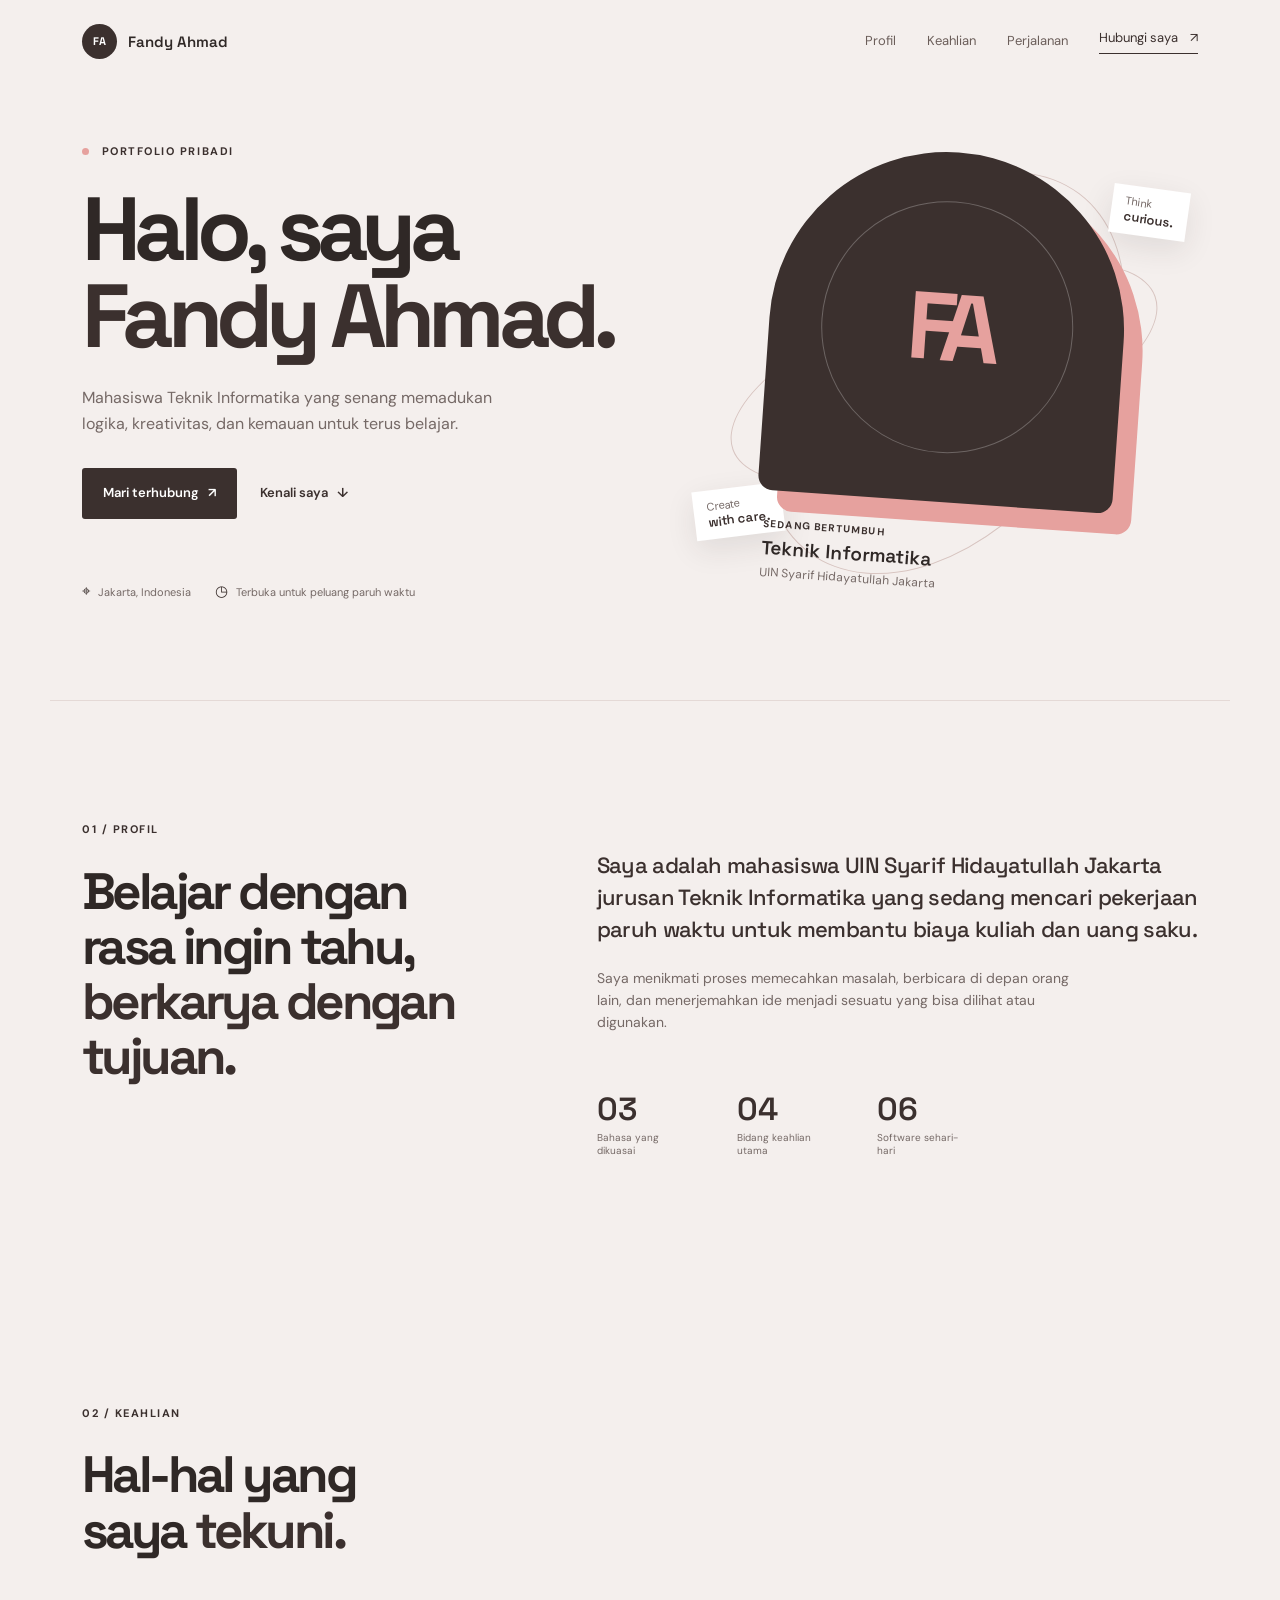
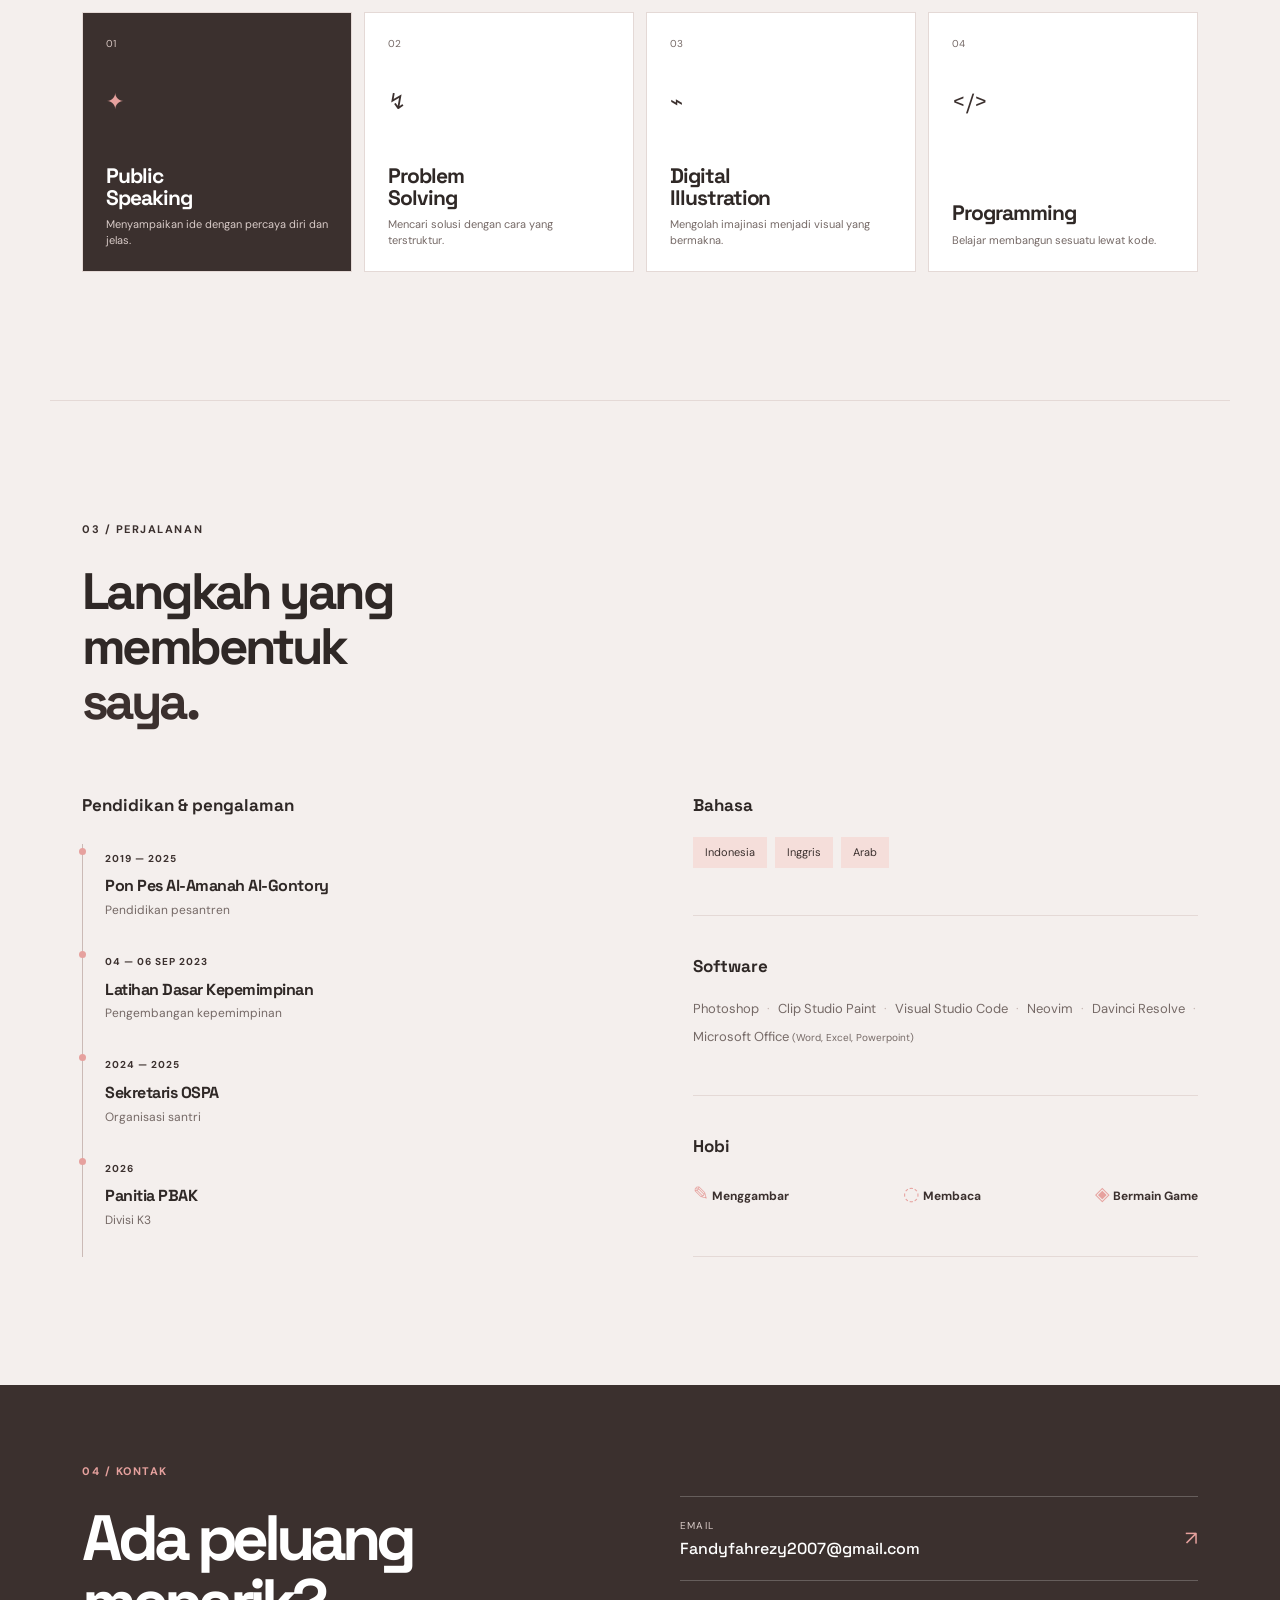
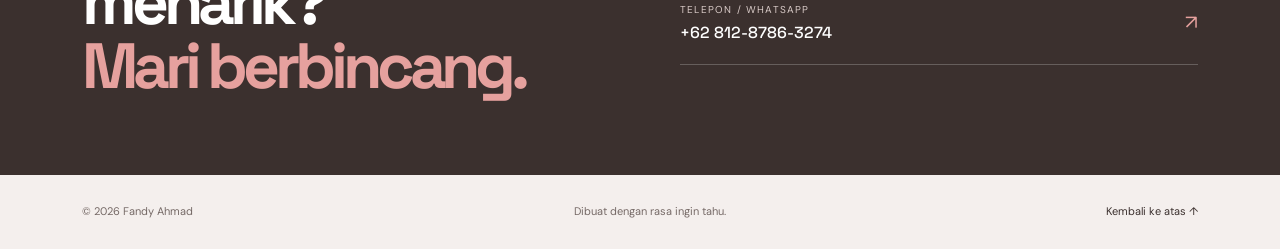
<file: index.html>
<!doctype html>
<html lang="id">
  <head>
    <meta charset="UTF-8" />
    <meta name="viewport" content="width=device-width, initial-scale=1.0" />
    <meta name="description" content="Portfolio Fandy Ahmad, mahasiswa Teknik Informatika UIN Syarif Hidayatullah Jakarta." />
    <title>Fandy Ahmad — Portfolio</title>
    <link rel="preconnect" href="https://fonts.googleapis.com" />
    <link rel="preconnect" href="https://fonts.gstatic.com" crossorigin />
    <link href="https://fonts.googleapis.com/css2?family=DM+Sans:wght@400;500;600;700&family=Space+Grotesk:wght@500;600;700&display=swap" rel="stylesheet" />
    <link rel="stylesheet" href="styles.css" />
  </head>
  <body>
    <header class="site-header">
      <a class="brand" href="#top" aria-label="Fandy Ahmad, kembali ke atas">
        <span class="brand-mark">FA</span>
        <span>Fandy Ahmad</span>
      </a>
      <button class="menu-toggle" type="button" aria-expanded="false" aria-controls="site-nav">Menu</button>
      <nav id="site-nav" class="site-nav" aria-label="Navigasi utama">
        <a href="#about">Profil</a>
        <a href="#skills">Keahlian</a>
        <a href="#journey">Perjalanan</a>
        <a href="#contact" class="nav-cta">Hubungi saya <span aria-hidden="true">↗</span></a>
      </nav>
    </header>

    <main id="top">
      <section class="hero section-shell">
        <div class="hero-copy">
          <p class="eyebrow"><span class="eyebrow-dot"></span> Portfolio pribadi</p>
          <h1>Halo, saya <span>Fandy Ahmad.</span></h1>
          <p class="hero-lead">Mahasiswa Teknik Informatika yang senang memadukan logika, kreativitas, dan kemauan untuk terus belajar.</p>
          <div class="hero-actions">
            <a class="button button-primary" href="#contact">Mari terhubung <span aria-hidden="true">↗</span></a>
            <a class="button button-quiet" href="#about">Kenali saya <span aria-hidden="true">↓</span></a>
          </div>
          <div class="hero-meta">
            <span><i class="meta-icon">⌖</i> Jakarta, Indonesia</span>
            <span><i class="meta-icon">◷</i> Terbuka untuk peluang paruh waktu</span>
          </div>
        </div>
        <div class="hero-art" aria-label="Ilustrasi dekoratif">
          <div class="orbit orbit-one"></div>
          <div class="orbit orbit-two"></div>
          <div class="portrait-card">
            <div class="portrait-shape"><span>FA</span></div>
            <div class="portrait-caption">
              <span class="caption-label">Sedang bertumbuh</span>
              <strong>Teknik Informatika</strong>
              <span>UIN Syarif Hidayatullah Jakarta</span>
            </div>
          </div>
          <span class="floating-note note-top">Think<br /><b>curious.</b></span>
          <span class="floating-note note-bottom">Create<br /><b>with care.</b></span>
        </div>
      </section>

      <section id="about" class="section-shell section-grid">
        <div class="section-heading">
          <p class="eyebrow">01 / Profil</p>
          <h2>Belajar dengan rasa ingin tahu, <em>berkarya dengan tujuan.</em></h2>
        </div>
        <div class="section-content about-content">
          <p class="large-copy">Saya adalah mahasiswa UIN Syarif Hidayatullah Jakarta jurusan Teknik Informatika yang sedang mencari pekerjaan paruh waktu untuk membantu biaya kuliah dan uang saku.</p>
          <p>Saya menikmati proses memecahkan masalah, berbicara di depan orang lain, dan menerjemahkan ide menjadi sesuatu yang bisa dilihat atau digunakan.</p>
          <div class="stat-row">
            <div><strong>03</strong><span>Bahasa yang dikuasai</span></div>
            <div><strong>04</strong><span>Bidang keahlian utama</span></div>
            <div><strong>06</strong><span>Software sehari-hari</span></div>
          </div>
        </div>
      </section>

      <section id="skills" class="section-shell skills-section">
        <div class="section-heading">
          <p class="eyebrow">02 / Keahlian</p>
          <h2>Hal-hal yang saya <em>tekuni.</em></h2>
        </div>
        <div class="skills-grid">
          <article class="skill-card skill-featured">
            <span class="card-number">01</span><span class="card-symbol">✦</span>
            <h3>Public<br />Speaking</h3>
            <p>Menyampaikan ide dengan percaya diri dan jelas.</p>
          </article>
          <article class="skill-card">
            <span class="card-number">02</span><span class="card-symbol">↯</span>
            <h3>Problem<br />Solving</h3>
            <p>Mencari solusi dengan cara yang terstruktur.</p>
          </article>
          <article class="skill-card">
            <span class="card-number">03</span><span class="card-symbol">⌁</span>
            <h3>Digital<br />Illustration</h3>
            <p>Mengolah imajinasi menjadi visual yang bermakna.</p>
          </article>
          <article class="skill-card">
            <span class="card-number">04</span><span class="card-symbol">&lt;/&gt;</span>
            <h3>Programming</h3>
            <p>Belajar membangun sesuatu lewat kode.</p>
          </article>
        </div>
      </section>

      <section id="journey" class="section-shell journey-section">
        <div class="section-heading">
          <p class="eyebrow">03 / Perjalanan</p>
          <h2>Langkah yang membentuk <em>saya.</em></h2>
        </div>
        <div class="journey-columns">
          <div class="timeline">
            <h3>Pendidikan &amp; pengalaman</h3>
            <div class="timeline-item">
              <span class="timeline-year">2019 — 2025</span>
              <h4>Pon Pes Al-Amanah Al-Gontory</h4>
              <p>Pendidikan pesantren</p>
            </div>
            <div class="timeline-item">
              <span class="timeline-year">04 — 06 SEP 2023</span>
              <h4>Latihan Dasar Kepemimpinan</h4>
              <p>Pengembangan kepemimpinan</p>
            </div>
            <div class="timeline-item">
              <span class="timeline-year">2024 — 2025</span>
              <h4>Sekretaris OSPA</h4>
              <p>Organisasi santri</p>
            </div>
            <div class="timeline-item">
              <span class="timeline-year">2026</span>
              <h4>Panitia PBAK</h4>
              <p>Divisi K3</p>
            </div>
          </div>
          <div class="details-stack">
            <div class="detail-block">
              <h3>Bahasa</h3>
              <div class="tag-list"><span>Indonesia</span><span>Inggris</span><span>Arab</span></div>
            </div>
            <div class="detail-block">
              <h3>Software</h3>
              <div class="software-list">
                <span>Photoshop</span><span>Clip Studio Paint</span><span>Visual Studio Code</span><span>Neovim</span><span>Davinci Resolve</span><span>Microsoft Office <small>(Word, Excel, Powerpoint)</small></span>
              </div>
            </div>
            <div class="detail-block hobbies">
              <h3>Hobi</h3>
              <div class="hobby-list"><span>✎ <b>Menggambar</b></span><span>◌ <b>Membaca</b></span><span>◈ <b>Bermain Game</b></span></div>
            </div>
          </div>
        </div>
      </section>

      <section id="contact" class="contact-section">
        <div class="section-shell contact-inner">
          <div>
            <p class="eyebrow">04 / Kontak</p>
            <h2>Ada peluang menarik?<br /><em>Mari berbincang.</em></h2>
          </div>
          <div class="contact-links">
            <a href="mailto:Fandyfahrezy2007@gmail.com"><span>Email</span><strong>Fandyfahrezy2007@gmail.com</strong><b>↗</b></a>
            <a href="tel:+6281287863274"><span>Telepon / WhatsApp</span><strong>+62 812-8786-3274</strong><b>↗</b></a>
          </div>
        </div>
      </section>
    </main>

    <footer class="site-footer section-shell">
      <span>© 2026 Fandy Ahmad</span><span>Dibuat dengan rasa ingin tahu.</span><a href="#top">Kembali ke atas ↑</a>
    </footer>
    <script src="script.js"></script>
  </body>
</html>
</file>
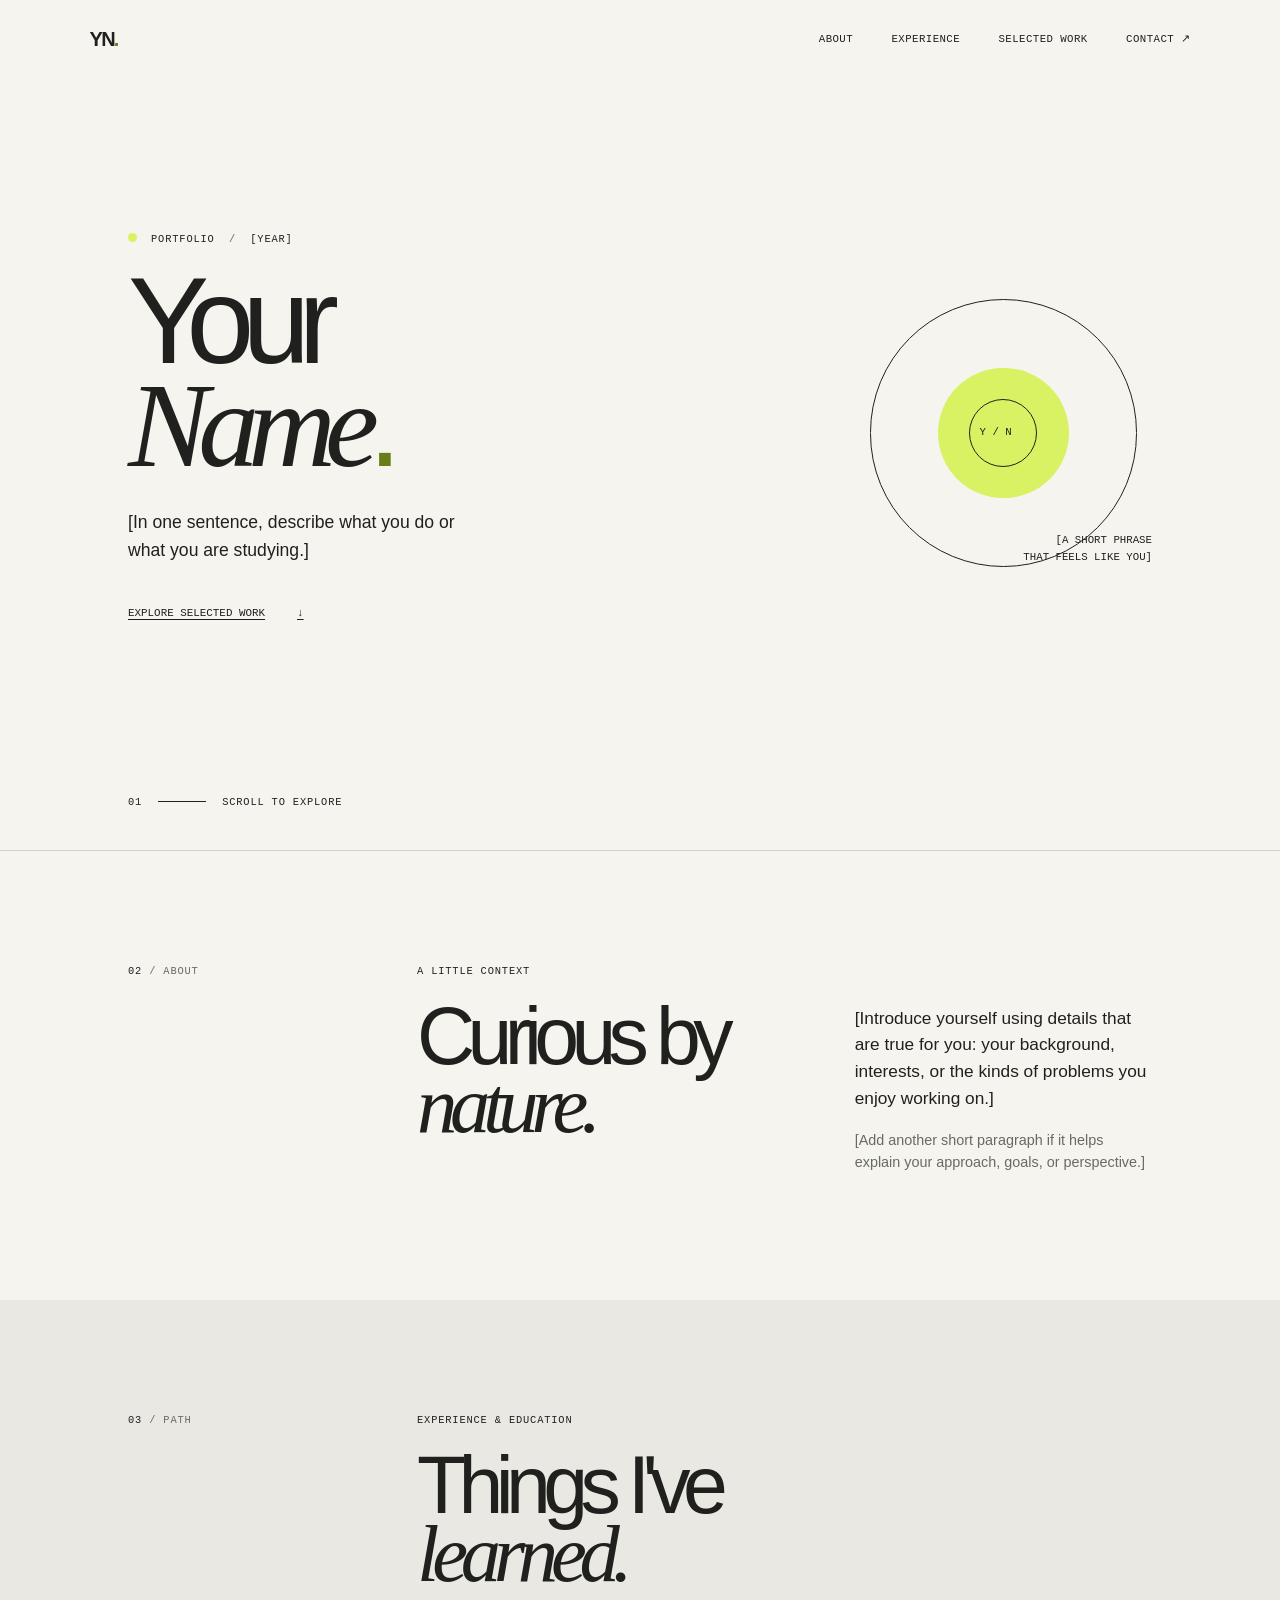
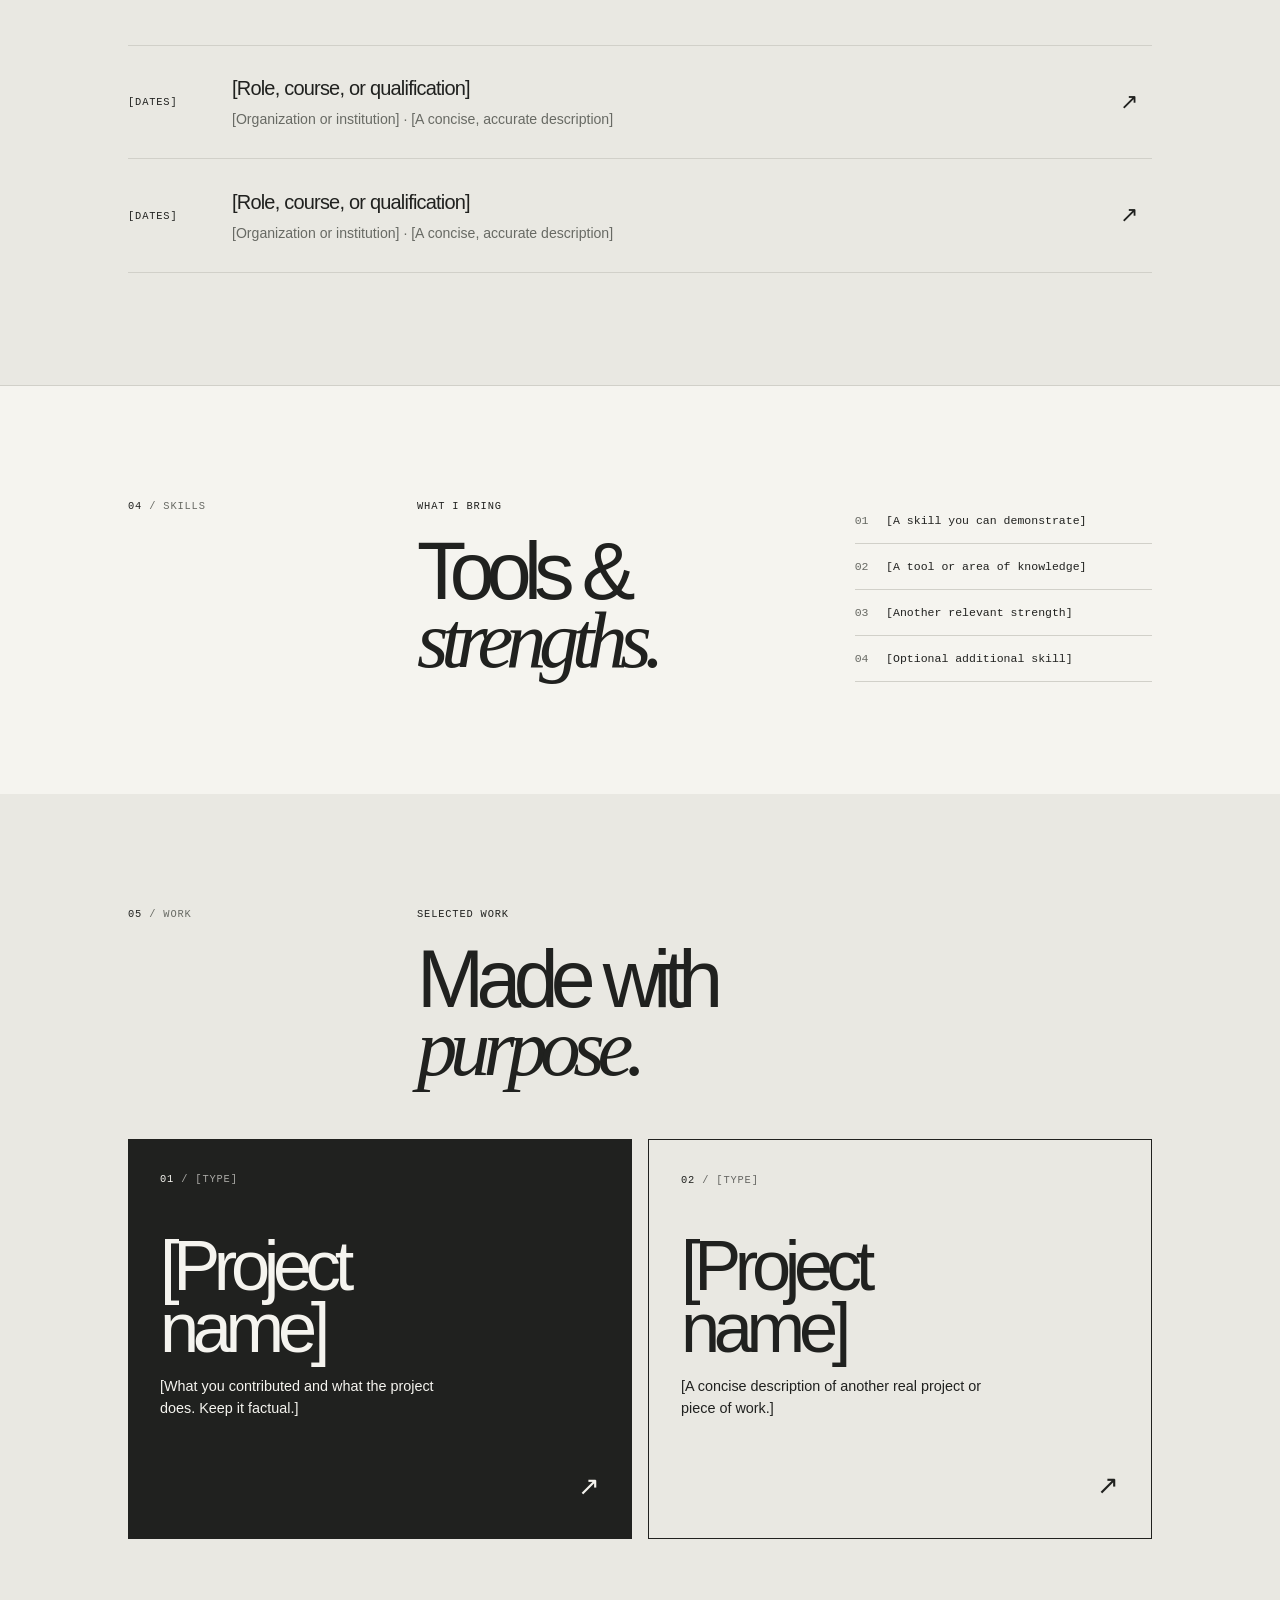
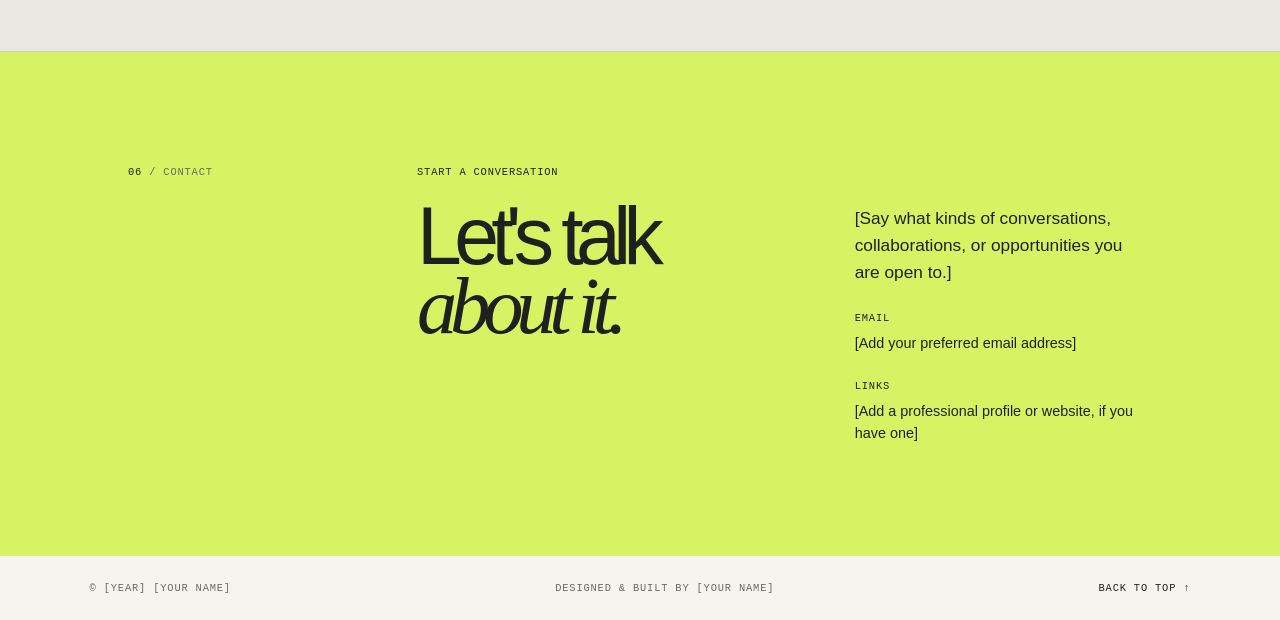
<file: members/_template/index.html>
<!doctype html>
<html lang="en">
  <head>
    <meta charset="utf-8">
    <meta name="viewport" content="width=device-width, initial-scale=1">
    <meta name="description" content="[Write a brief, accurate description of your portfolio.]">
    <meta name="theme-color" content="#f5f4ef">
    <title>Your Name — Portfolio</title>
    <link rel="stylesheet" href="styles.css">
    <script src="script.js" defer></script>
  </head>
  <body>
    <a class="skip-link" href="#main">Skip to content</a>
    <header class="site-header">
      <a class="wordmark" href="#top" aria-label="Your Name, home">YN<span aria-hidden="true">.</span></a>
      <button class="menu-toggle" type="button" aria-expanded="false" aria-controls="site-nav">
        <span class="menu-toggle-label">Menu</span>
        <span class="menu-toggle-icon" aria-hidden="true"></span>
      </button>
      <nav id="site-nav" class="site-nav" aria-label="Main navigation">
        <a href="#about">About</a>
        <a href="#experience">Experience</a>
        <a href="#work">Selected work</a>
        <a href="#contact">Contact <span aria-hidden="true">↗</span></a>
      </nav>
    </header>

    <main id="main">
      <section class="hero page-grid" id="top" aria-labelledby="hero-title">
        <div class="hero-copy">
          <p class="eyebrow"><span class="status-dot" aria-hidden="true"></span> Portfolio <span class="eyebrow-divider">/</span> [Year]</p>
          <h1 id="hero-title">Your<br><em>Name</em><span class="title-period">.</span></h1>
          <p class="hero-summary">[In one sentence, describe what you do or what you are studying.]</p>
          <a class="text-link" href="#work">Explore selected work <span aria-hidden="true">↓</span></a>
        </div>
        <div class="hero-graphic" aria-hidden="true">
          <div class="graphic-orbit"></div>
          <div class="graphic-disc"></div>
          <span class="graphic-initials">Y / N</span>
          <span class="graphic-caption">[A short phrase<br>that feels like you]</span>
        </div>
        <p class="hero-index"><span>01</span><span class="index-line" aria-hidden="true"></span><span>Scroll to explore</span></p>
      </section>

      <section class="content-section page-grid" id="about" aria-labelledby="about-title">
        <p class="section-index">02 <span> / ABOUT</span></p>
        <div class="section-heading">
          <p class="eyebrow">A little context</p>
          <h2 id="about-title">Curious by<br><em>nature.</em></h2>
        </div>
        <div class="section-copy">
          <p>[Introduce yourself using details that are true for you: your background, interests, or the kinds of problems you enjoy working on.]</p>
          <p class="secondary-copy">[Add another short paragraph if it helps explain your approach, goals, or perspective.]</p>
        </div>
      </section>

      <section class="experience-section" id="experience" aria-labelledby="experience-title">
        <div class="page-grid section-top">
          <p class="section-index">03 <span> / PATH</span></p>
          <div class="section-heading">
            <p class="eyebrow">Experience &amp; education</p>
            <h2 id="experience-title">Things I've<br><em>learned.</em></h2>
          </div>
        </div>
        <div class="experience-list">
          <!-- Duplicate an entry for each real role, course, or qualification. Remove this instruction before publishing. -->
          <article class="experience-item">
            <p class="item-date">[Dates]</p>
            <div class="item-description">
              <h3>[Role, course, or qualification]</h3>
              <p>[Organization or institution] <span aria-hidden="true">·</span> [A concise, accurate description]</p>
            </div>
            <span class="item-arrow" aria-hidden="true">↗</span>
          </article>
          <article class="experience-item">
            <p class="item-date">[Dates]</p>
            <div class="item-description">
              <h3>[Role, course, or qualification]</h3>
              <p>[Organization or institution] <span aria-hidden="true">·</span> [A concise, accurate description]</p>
            </div>
            <span class="item-arrow" aria-hidden="true">↗</span>
          </article>
        </div>
      </section>

      <section class="content-section page-grid" aria-labelledby="skills-title">
        <p class="section-index">04 <span> / SKILLS</span></p>
        <div class="section-heading">
          <p class="eyebrow">What I bring</p>
          <h2 id="skills-title">Tools &amp;<br><em>strengths.</em></h2>
        </div>
        <ul class="skill-list">
          <li><span>01</span>[A skill you can demonstrate]</li>
          <li><span>02</span>[A tool or area of knowledge]</li>
          <li><span>03</span>[Another relevant strength]</li>
          <li><span>04</span>[Optional additional skill]</li>
        </ul>
      </section>

      <section class="work-section" id="work" aria-labelledby="work-title">
        <div class="page-grid section-top">
          <p class="section-index">05 <span> / WORK</span></p>
          <div class="section-heading">
            <p class="eyebrow">Selected work</p>
            <h2 id="work-title">Made with<br><em>purpose.</em></h2>
          </div>
        </div>
        <div class="work-grid">
          <!-- Duplicate a project card for each real project. Remove this instruction before publishing. -->
          <article class="work-card work-card-dark">
            <p class="work-card-index">01 <span> / [TYPE]</span></p>
            <div>
              <h3>[Project<br>name]</h3>
              <p>[What you contributed and what the project does. Keep it factual.]</p>
            </div>
            <span class="work-card-mark" aria-hidden="true">↗</span>
          </article>
          <article class="work-card work-card-light">
            <p class="work-card-index">02 <span> / [TYPE]</span></p>
            <div>
              <h3>[Project<br>name]</h3>
              <p>[A concise description of another real project or piece of work.]</p>
            </div>
            <span class="work-card-mark" aria-hidden="true">↗</span>
          </article>
        </div>
      </section>

      <section class="contact-section page-grid" id="contact" aria-labelledby="contact-title">
        <p class="section-index">06 <span> / CONTACT</span></p>
        <div class="section-heading">
          <p class="eyebrow">Start a conversation</p>
          <h2 id="contact-title">Let's talk<br><em>about it.</em></h2>
        </div>
        <div class="section-copy contact-copy">
          <p>[Say what kinds of conversations, collaborations, or opportunities you are open to.]</p>
          <p class="contact-detail"><span>Email</span>[Add your preferred email address]</p>
          <p class="contact-detail"><span>Links</span>[Add a professional profile or website, if you have one]</p>
        </div>
      </section>
    </main>

    <footer class="site-footer">
      <span>© [Year] [Your Name]</span>
      <span>Designed &amp; built by [Your Name]</span>
      <a href="#top">Back to top ↑</a>
    </footer>
  </body>
</html>
</file>
<file: styles.css>
:root {
  --ink: #2f2826;
  --muted: #756966;
  --cream: #f4efed;
  --paper: #ffffff;
  --green: #3b302e;
  --lime: #e6a19e;
  --line: #e4d9d6;
  --display: "Space Grotesk", sans-serif;
  --body: "DM Sans", sans-serif;
}

* { box-sizing: border-box; }
html { scroll-behavior: smooth; }
body { margin: 0; color: var(--ink); background: var(--cream); font-family: var(--body); line-height: 1.6; }
a { color: inherit; text-decoration: none; }
.section-shell, .site-header { max-width: 1180px; margin: 0 auto; padding-left: 32px; padding-right: 32px; }
.site-header { height: 82px; display: flex; align-items: center; justify-content: space-between; }
.brand { display: flex; align-items: center; gap: 11px; font: 600 15px var(--display); }
.brand-mark { display: grid; place-items: center; width: 35px; height: 35px; border-radius: 50%; color: var(--paper); background: var(--green); font: 700 11px var(--display); }
.site-nav { display: flex; align-items: center; gap: 31px; font-size: 13px; color: #6b5e5a; }
.site-nav a { transition: color .2s ease; }
.site-nav a:hover { color: var(--green); }
.nav-cta { border-bottom: 1px solid var(--green); color: var(--green) !important; padding-bottom: 4px; }
.nav-cta span, .button span { margin-left: 9px; }
.menu-toggle { display: none; border: 0; background: none; color: var(--green); font: 600 13px var(--body); }
.hero { min-height: 610px; display: grid; grid-template-columns: 1.05fr .95fr; align-items: center; gap: 45px; padding-top: 51px; padding-bottom: 87px; }
.eyebrow { margin: 0 0 25px; color: var(--green); font-size: 11px; letter-spacing: .14em; text-transform: uppercase; font-weight: 700; }
.eyebrow-dot { display: inline-block; width: 7px; height: 7px; margin-right: 8px; border-radius: 50%; background: var(--lime); }
h1, h2, h3, h4 { margin-top: 0; font-family: var(--display); }
h1 { max-width: 580px; margin-bottom: 24px; font-size: clamp(3.5rem, 7vw, 6rem); line-height: .98; letter-spacing: -.075em; }
h1 span, em { color: var(--green); font-style: normal; }
.hero-lead { max-width: 450px; margin: 0 0 32px; color: var(--muted); font-size: 16px; }
.hero-actions { display: flex; align-items: center; gap: 23px; }
.button { display: inline-flex; align-items: center; font-size: 13px; font-weight: 600; }
.button-primary { padding: 15px 21px; color: var(--paper); background: var(--green); border-radius: 3px; }
.button-quiet { color: var(--green); }
.hero-meta { display: flex; gap: 24px; margin-top: 60px; color: var(--muted); font-size: 11px; }
.meta-icon { margin-right: 5px; color: var(--green); font-style: normal; font-size: 15px; }
.hero-art { position: relative; min-height: 480px; display: grid; place-items: center; }
.portrait-card { position: relative; z-index: 1; width: min(100%, 355px); transform: rotate(4deg); }
.portrait-shape { height: 350px; display: grid; place-items: center; overflow: hidden; background: var(--green); border-radius: 190px 190px 16px 16px; box-shadow: 20px 20px 0 var(--lime); }
.portrait-shape::after { position: absolute; content: ""; width: 250px; height: 250px; border: 1px solid rgba(255,255,255,.25); border-radius: 50%; }
.portrait-shape span { z-index: 1; color: var(--lime); font: 700 95px var(--display); letter-spacing: -.15em; }
.portrait-caption { margin-top: 26px; padding-left: 8px; display: grid; gap: 3px; }
.caption-label { color: var(--green); text-transform: uppercase; letter-spacing: .12em; font-size: 10px; font-weight: 700; }
.portrait-caption strong { font: 600 19px var(--display); }
.portrait-caption span:last-child { color: var(--muted); font-size: 12px; }
.orbit { position: absolute; border: 1px solid #d8c5c1; border-radius: 50%; transform: rotate(-20deg); }
.orbit-one { width: 450px; height: 170px; }
.orbit-two { width: 300px; height: 450px; transform: rotate(37deg); }
.floating-note { position: absolute; padding: 9px 13px; background: var(--paper); box-shadow: 0 10px 30px rgba(47,40,38,.1); color: var(--muted); font: 11px var(--body); line-height: 1.3; }
.floating-note b { color: var(--green); font: 600 13px var(--display); }
.note-top { top: 55px; right: 10px; transform: rotate(8deg); }
.note-bottom { bottom: 77px; left: 5px; transform: rotate(-7deg); }
.section-grid { display: grid; grid-template-columns: .85fr 1.15fr; gap: 70px; padding-top: 120px; padding-bottom: 128px; border-top: 1px solid var(--line); }
.section-heading h2 { max-width: 380px; margin-bottom: 0; font-size: clamp(2rem, 4vw, 3.25rem); line-height: 1.08; letter-spacing: -.07em; }
.section-content { padding-top: 29px; }
.large-copy { margin: 0 0 21px; color: var(--green); font: 500 22px/1.45 var(--display); letter-spacing: -.03em; }
.section-content > p:not(.large-copy) { max-width: 485px; color: var(--muted); font-size: 14px; }
.stat-row { display: flex; gap: 55px; margin-top: 55px; }
.stat-row div { display: grid; gap: 2px; }
.stat-row strong { color: var(--green); font: 600 32px var(--display); }
.stat-row span { max-width: 85px; color: var(--muted); font-size: 10px; line-height: 1.3; }
.skills-section { padding-top: 120px; padding-bottom: 128px; }
.skills-grid { display: grid; grid-template-columns: repeat(4, 1fr); gap: 12px; margin-top: 54px; }
.skill-card { min-height: 260px; padding: 23px; display: flex; flex-direction: column; border: 1px solid var(--line); background: var(--paper); }
.skill-featured { color: var(--paper); background: var(--green); }
.card-number { color: var(--muted); font-size: 10px; }
.skill-featured .card-number { color: #d7c7c3; }
.card-symbol { margin-top: 35px; color: var(--green); font: 22px var(--display); }
.skill-featured .card-symbol { color: var(--lime); }
.skill-card h3 { margin: auto 0 8px; font-size: 21px; line-height: 1.06; letter-spacing: -.05em; }
.skill-card p { margin: 0; color: var(--muted); font-size: 11px; line-height: 1.4; }
.skill-featured p { color: #d9cbc8; }
.journey-section { padding-top: 120px; padding-bottom: 128px; border-top: 1px solid var(--line); }
.journey-columns { display: grid; grid-template-columns: 1fr 1fr; gap: 105px; margin-top: 62px; }
.journey-columns h3 { margin-bottom: 25px; font-size: 17px; }
.timeline-item { position: relative; padding: 0 0 27px 22px; border-left: 1px solid #cbbab6; }
.timeline-item::before { position: absolute; top: 4px; left: -4px; width: 7px; height: 7px; content: ""; border-radius: 50%; background: var(--lime); }
.timeline-year { color: var(--green); font-size: 10px; letter-spacing: .1em; font-weight: 700; }
.timeline-item h4 { margin: 4px 0 0; font-size: 16px; letter-spacing: -.03em; }
.timeline-item p { margin: 2px 0 0; color: var(--muted); font-size: 12px; }
.details-stack { display: grid; gap: 37px; }
.detail-block { border-bottom: 1px solid var(--line); padding-bottom: 28px; }
.detail-block h3 { margin-bottom: 18px; }
.tag-list, .software-list, .hobby-list { display: flex; flex-wrap: wrap; gap: 8px; }
.tag-list span { padding: 7px 12px; color: var(--green); background: #f5deda; font-size: 11px; }
.software-list span { color: var(--muted); font-size: 13px; }
.software-list span:not(:last-child)::after { margin-left: 8px; color: #c7b8b4; content: "·"; }
.software-list small { font-size: 10px; }
.hobby-list { justify-content: space-between; color: var(--green); font-size: 12px; }
.hobby-list span:first-letter { color: var(--lime); font-size: 19px; }
.contact-section { color: var(--paper); background: var(--green); }
.contact-inner { min-height: 390px; display: grid; grid-template-columns: 1fr 1fr; align-items: center; gap: 80px; }
.contact-inner .eyebrow { color: var(--lime); }
.contact-inner h2 { margin-bottom: 0; color: var(--paper); font-size: clamp(2.5rem, 5vw, 4.5rem); line-height: 1; letter-spacing: -.08em; }
.contact-inner h2 em { color: var(--lime); }
.contact-links { display: grid; }
.contact-links a { display: grid; grid-template-columns: 1fr auto; gap: 4px 15px; padding: 21px 0; border-bottom: 1px solid rgba(255,255,255,.22); }
.contact-links a:first-child { border-top: 1px solid rgba(255,255,255,.22); }
.contact-links span { color: #d9cbc8; font-size: 10px; text-transform: uppercase; letter-spacing: .12em; }
.contact-links strong { font: 500 16px var(--display); }
.contact-links b { grid-column: 2; grid-row: 1 / span 2; align-self: center; color: var(--lime); font: 20px var(--body); }
.site-footer { min-height: 74px; display: flex; align-items: center; justify-content: space-between; color: var(--muted); font-size: 11px; }
.site-footer a { color: var(--green); }
@media (max-width: 800px) {
  .site-header { height: 70px; }
  .menu-toggle { display: block; }
  .site-nav { position: absolute; z-index: 5; top: 70px; right: 20px; left: 20px; display: none; padding: 20px; background: var(--paper); box-shadow: 0 12px 30px rgba(20,33,31,.1); }
  .site-nav.is-open { display: grid; gap: 18px; }
  .hero { grid-template-columns: 1fr; padding-top: 70px; }
  .hero-art { min-height: 430px; }
  .section-grid, .journey-columns, .contact-inner { grid-template-columns: 1fr; gap: 42px; }
  .section-grid, .skills-section, .journey-section { padding-top: 80px; padding-bottom: 80px; }
  .section-content { padding-top: 0; }
  .skills-grid { grid-template-columns: repeat(2, 1fr); }
  .contact-inner { padding-top: 70px; padding-bottom: 70px; }
}
@media (max-width: 500px) {
  .section-shell, .site-header { padding-left: 20px; padding-right: 20px; }
  h1 { font-size: 3.4rem; }
  .hero-meta { display: grid; gap: 7px; margin-top: 40px; }
  .hero-art { transform: scale(.86); transform-origin: top center; min-height: 390px; }
  .skills-grid { grid-template-columns: 1fr 1fr; gap: 7px; }
  .skill-card { min-height: 235px; padding: 15px; }
  .skill-card h3 { font-size: 17px; }
  .stat-row { gap: 20px; justify-content: space-between; }
  .site-footer { align-items: flex-start; flex-direction: column; gap: 8px; padding-top: 25px; padding-bottom: 25px; }
}
</file>
<file: members/_template/styles.css>
:root {
  color-scheme: light;
  --paper: #f5f4ef;
  --ink: #20211f;
  --muted: #686a64;
  --line: #d1d0c9;
  --accent: #d8f263;
  --serif: Georgia, "Times New Roman", serif;
  --mono: "SFMono-Regular", Consolas, "Liberation Mono", monospace;
  --sans: "Helvetica Neue", Helvetica, Arial, sans-serif;
}

* {
  box-sizing: border-box;
}

html {
  scroll-behavior: smooth;
  scroll-padding-top: 2rem;
}

body {
  margin: 0;
  background: var(--paper);
  color: var(--ink);
  font-family: var(--sans);
  font-size: 16px;
  line-height: 1.55;
}

a {
  color: inherit;
  text-decoration-thickness: 1px;
  text-underline-offset: 0.25em;
}

a:hover {
  text-decoration-thickness: 2px;
}

a:focus-visible,
button:focus-visible {
  outline: 3px solid #576b12;
  outline-offset: 4px;
}

.skip-link {
  position: absolute;
  z-index: 5;
  top: 1rem;
  left: 1rem;
  padding: 0.7rem 1rem;
  transform: translateY(-180%);
  background: var(--accent);
}

.skip-link:focus {
  transform: translateY(0);
}

.site-header {
  position: absolute;
  z-index: 2;
  display: flex;
  width: 100%;
  align-items: center;
  justify-content: space-between;
  padding: 1.5rem 7vw;
}

.wordmark {
  font-size: 1.25rem;
  font-weight: 700;
  letter-spacing: -0.09em;
  text-decoration: none;
}

.wordmark span,
.title-period {
  color: #687e19;
}

.site-nav {
  display: flex;
  align-items: center;
  gap: clamp(1rem, 3vw, 2.8rem);
  font-family: var(--mono);
  font-size: 0.67rem;
  letter-spacing: 0.04em;
  text-transform: uppercase;
}

.site-nav a {
  text-decoration: none;
}

.site-nav a:hover {
  text-decoration: underline;
}

.menu-toggle {
  display: none;
}

.page-grid {
  display: grid;
  grid-template-columns: 0.8fr 1.3fr 1fr;
  gap: clamp(1.5rem, 4vw, 4.5rem);
  padding-right: 10vw;
  padding-left: 10vw;
}

.hero {
  position: relative;
  min-height: min(850px, 100svh);
  align-items: center;
  padding-top: 9rem;
  padding-bottom: 8rem;
}

.hero-copy {
  z-index: 1;
  grid-column: 1 / 3;
}

.eyebrow,
.section-index,
.hero-index,
.item-date,
.work-card-index,
.contact-detail span,
.site-footer {
  font-family: var(--mono);
  font-size: 0.65rem;
  letter-spacing: 0.08em;
  text-transform: uppercase;
}

.eyebrow {
  margin: 0 0 1.4rem;
}

.status-dot {
  display: inline-block;
  width: 0.55rem;
  height: 0.55rem;
  margin-right: 0.45rem;
  border-radius: 50%;
  background: var(--accent);
}

.eyebrow-divider {
  margin: 0 0.45rem;
  color: var(--muted);
}

h1,
h2,
h3,
p {
  margin-top: 0;
}

h1,
h2 {
  margin-bottom: 0;
  font-size: clamp(4rem, 9.5vw, 9rem);
  font-weight: 500;
  letter-spacing: -0.095em;
  line-height: 0.85;
}

h1 em,
h2 em {
  font-family: var(--serif);
  font-weight: 400;
  letter-spacing: -0.09em;
}

.hero-summary {
  max-width: 23rem;
  margin: 2rem 0 1.7rem;
  font-size: 1.1rem;
}

.text-link {
  display: inline-flex;
  min-height: 2.75rem;
  align-items: center;
  gap: 2rem;
  font-family: var(--mono);
  font-size: 0.68rem;
  text-transform: uppercase;
}

.hero-graphic {
  position: relative;
  grid-column: 3;
  grid-row: 1;
  width: min(100%, 23rem);
  aspect-ratio: 1;
  align-self: center;
  justify-self: center;
}

.graphic-orbit {
  position: absolute;
  inset: 5%;
  border: 1px solid var(--ink);
  border-radius: 50%;
}

.graphic-disc {
  position: absolute;
  top: 28%;
  left: 28%;
  width: 44%;
  aspect-ratio: 1;
  border-radius: 50%;
  background: var(--accent);
}

.graphic-disc::after {
  position: absolute;
  inset: 24%;
  border: 1px solid var(--ink);
  border-radius: 50%;
  content: "";
}

.graphic-initials,
.graphic-caption {
  position: absolute;
  font-family: var(--mono);
  font-size: 0.67rem;
  text-transform: uppercase;
}

.graphic-initials {
  top: 47%;
  left: 42%;
}

.graphic-caption {
  right: 0;
  bottom: 1rem;
  text-align: right;
}

.hero-index {
  position: absolute;
  bottom: 2.5rem;
  left: 10vw;
  display: flex;
  width: min(32rem, 80vw);
  align-items: center;
  gap: 1rem;
  margin: 0;
}

.index-line {
  width: 3rem;
  height: 1px;
  background: var(--ink);
}

.content-section,
.contact-section {
  border-top: 1px solid var(--line);
  padding-top: 7rem;
  padding-bottom: 7rem;
}

.section-index {
  margin: 0;
}

.section-index span {
  color: var(--muted);
}

.section-heading .eyebrow {
  margin-bottom: 1.4rem;
}

h2 {
  font-size: clamp(3.5rem, 6.3vw, 6.3rem);
}

.section-copy {
  padding-top: 2.6rem;
  font-size: 1rem;
}

.section-copy > p:first-child {
  font-size: 1.08rem;
}

.secondary-copy {
  color: var(--muted);
  font-size: 0.9rem;
}

.experience-section,
.work-section {
  padding: 7rem 10vw;
  background: #e9e8e2;
}

.section-top {
  padding: 0 0 3.5rem;
}

.experience-list {
  border-top: 1px solid var(--line);
}

.experience-item {
  display: grid;
  grid-template-columns: 5rem 1fr 2rem;
  align-items: center;
  gap: 1.5rem;
  padding: 1.7rem 0;
  border-bottom: 1px solid var(--line);
}

.item-date {
  margin: 0;
}

.item-description h3 {
  margin-bottom: 0.35rem;
  font-size: 1.25rem;
  font-weight: 500;
  letter-spacing: -0.04em;
}

.item-description p {
  margin: 0;
  color: var(--muted);
  font-size: 0.88rem;
}

.item-arrow {
  font-size: 1.4rem;
}

.skill-list {
  align-self: end;
  margin: 0;
  padding: 0;
  list-style: none;
}

.skill-list li {
  display: flex;
  gap: 1.1rem;
  padding: 0.85rem 0;
  border-bottom: 1px solid var(--line);
  font-family: var(--mono);
  font-size: 0.72rem;
}

.skill-list li span {
  color: var(--muted);
}

.work-grid {
  display: grid;
  grid-template-columns: repeat(2, minmax(0, 1fr));
  gap: 1rem;
}

.work-card {
  display: flex;
  min-height: 25rem;
  flex-direction: column;
  justify-content: space-between;
  padding: clamp(1.3rem, 3vw, 2rem);
}

.work-card-dark {
  background: var(--ink);
  color: var(--paper);
}

.work-card-light {
  border: 1px solid var(--ink);
}

.work-card-index {
  margin: 0;
}

.work-card-index span {
  opacity: 0.65;
}

.work-card h3 {
  margin: 0 0 1rem;
  font-size: clamp(2.7rem, 5.5vw, 5rem);
  font-weight: 500;
  letter-spacing: -0.09em;
  line-height: 0.88;
}

.work-card > div > p {
  max-width: 19rem;
  margin-bottom: 0;
  font-size: 0.9rem;
}

.work-card-mark {
  align-self: flex-end;
  font-size: 1.6rem;
}

.contact-section {
  background: var(--accent);
}

.contact-copy {
  align-self: end;
}

.contact-detail {
  margin: 1.5rem 0 0;
  font-size: 0.9rem;
}

.contact-detail span {
  display: block;
  margin-bottom: 0.35rem;
}

.site-footer {
  display: flex;
  flex-wrap: wrap;
  justify-content: space-between;
  gap: 1rem;
  padding: 1.5rem 7vw;
}

.site-footer span {
  color: var(--muted);
}

.site-footer a {
  text-decoration: none;
}

@media (max-width: 760px) {
  .site-header {
    padding: 1.25rem 7vw;
  }

  .menu-toggle {
    z-index: 3;
    display: inline-flex;
    min-height: 2.75rem;
    align-items: center;
    gap: 0.65rem;
    padding: 0;
    border: 0;
    background: transparent;
    color: var(--ink);
    font-family: var(--mono);
    font-size: 0.67rem;
    text-transform: uppercase;
  }

  .menu-toggle-icon,
  .menu-toggle-icon::after {
    display: block;
    width: 1rem;
    height: 1px;
    background: currentColor;
    content: "";
  }

  .menu-toggle-icon::after {
    transform: translateY(0.35rem);
  }

  .site-nav {
    position: absolute;
    top: 0;
    right: 0;
    left: 0;
    display: none;
    align-items: flex-start;
    flex-direction: column;
    gap: 1.3rem;
    padding: 5rem 7vw 2rem;
    background: var(--paper);
  }

  .site-nav.is-open {
    display: flex;
  }

  .site-nav a {
    font-size: 0.75rem;
  }

  .page-grid {
    display: block;
    padding-right: 7vw;
    padding-left: 7vw;
  }

  .hero {
    min-height: 100svh;
    padding-top: 9rem;
    padding-bottom: 7rem;
  }

  h1 {
    font-size: clamp(4.6rem, 19vw, 7.5rem);
  }

  .hero-summary {
    max-width: 21rem;
    font-size: 1rem;
  }

  .hero-graphic {
    width: min(68vw, 19rem);
    margin: 3rem auto 2rem;
  }

  .hero-index {
    bottom: 1.5rem;
    left: 7vw;
    width: 86vw;
  }

  .content-section,
  .contact-section {
    padding-top: 4.5rem;
    padding-bottom: 4.5rem;
  }

  .section-index {
    margin-bottom: 2rem;
  }

  h2 {
    font-size: clamp(3.3rem, 13vw, 5.5rem);
  }

  .section-copy {
    padding-top: 2rem;
  }

  .experience-section,
  .work-section {
    padding: 4.5rem 7vw;
  }

  .section-top {
    padding-bottom: 2.5rem;
  }

  .experience-item {
    grid-template-columns: 3.5rem 1fr 1rem;
    gap: 0.8rem;
    padding: 1.3rem 0;
  }

  .item-description h3 {
    font-size: 1.05rem;
  }

  .item-description p {
    font-size: 0.8rem;
  }

  .skill-list {
    margin-top: 2rem;
  }

  .work-grid {
    grid-template-columns: 1fr;
  }

  .work-card {
    min-height: 21rem;
  }

  .site-footer {
    padding: 1.4rem 7vw;
  }
}

@media (prefers-reduced-motion: reduce) {
  html {
    scroll-behavior: auto;
  }
}
</file>
